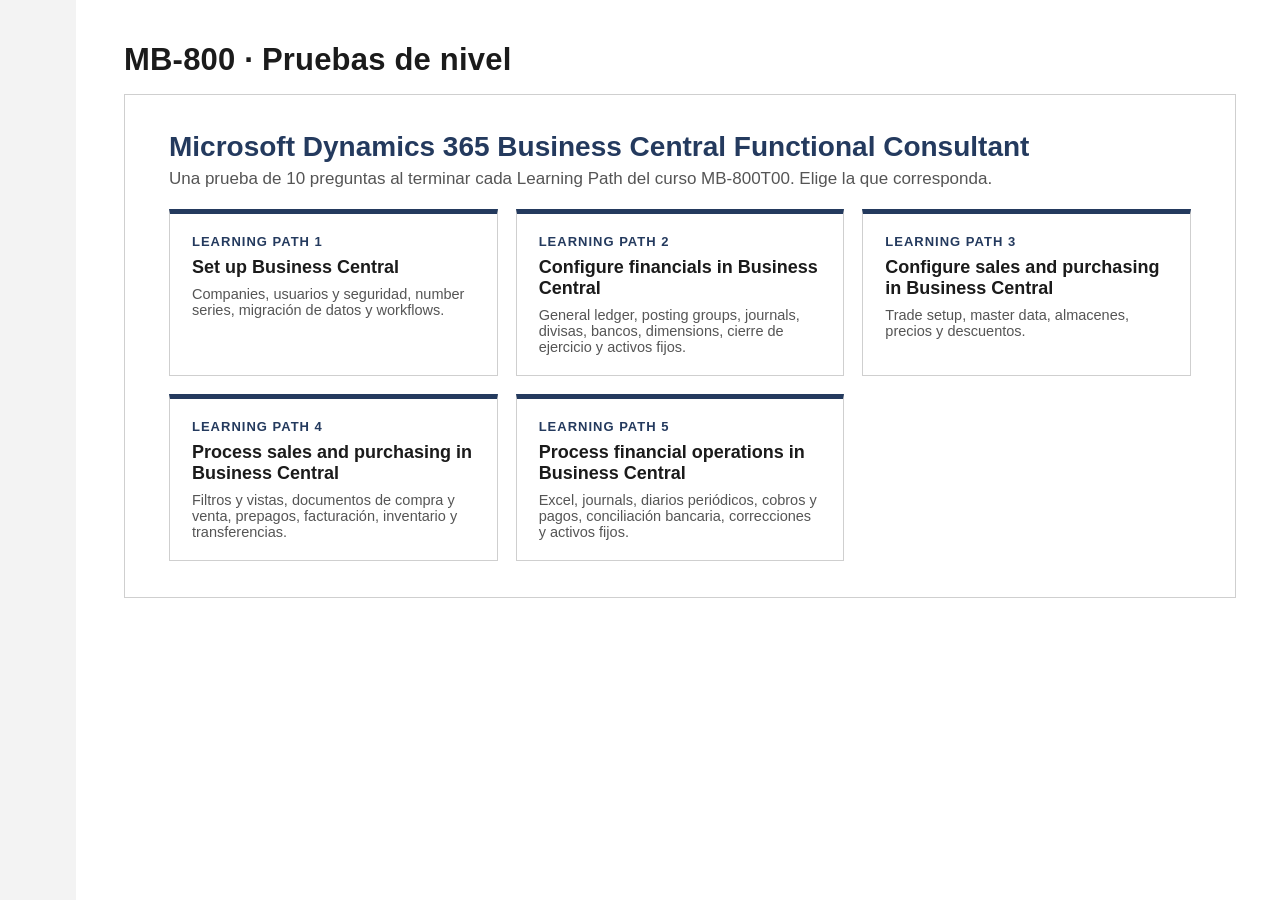
<file: index.html>
<!doctype html>
<html lang="es">
<head>
<meta charset="utf-8">
<meta name="viewport" content="width=device-width,initial-scale=1">
<meta name="robots" content="noindex">
<title>MB-800 · Pruebas de nivel</title>
<link rel="stylesheet" href="assets/exam.css">
</head>
<body>
<nav class="sidebar" aria-hidden="true"></nav>
<main class="app">
  <header class="topbar"><div class="qtitle">MB-800 · Pruebas de nivel</div><div></div><div></div></header>
  <section class="panel">
    <h1>Microsoft Dynamics 365 Business Central Functional Consultant</h1>
    <p style="color:#555;margin:0">Una prueba de 10 preguntas al terminar cada Learning Path del curso MB-800T00. Elige la que corresponda.</p>
    <div class="cards">
      <a class="card" href="exam.html?lp=lp1"><span class="k">LEARNING PATH 1</span><span class="t">Set up Business Central</span><span class="s">Companies, usuarios y seguridad, number series, migración de datos y workflows.</span></a>
      <a class="card" href="exam.html?lp=lp2"><span class="k">LEARNING PATH 2</span><span class="t">Configure financials in Business Central</span><span class="s">General ledger, posting groups, journals, divisas, bancos, dimensions, cierre de ejercicio y activos fijos.</span></a>
      <a class="card" href="exam.html?lp=lp3"><span class="k">LEARNING PATH 3</span><span class="t">Configure sales and purchasing in Business Central</span><span class="s">Trade setup, master data, almacenes, precios y descuentos.</span></a>
      <a class="card" href="exam.html?lp=lp4"><span class="k">LEARNING PATH 4</span><span class="t">Process sales and purchasing in Business Central</span><span class="s">Filtros y vistas, documentos de compra y venta, prepagos, facturación, inventario y transferencias.</span></a>
      <a class="card" href="exam.html?lp=lp5"><span class="k">LEARNING PATH 5</span><span class="t">Process financial operations in Business Central</span><span class="s">Excel, journals, diarios periódicos, cobros y pagos, conciliación bancaria, correcciones y activos fijos.</span></a>
    </div>
  </section>
</main>
</body>
</html>
</file>
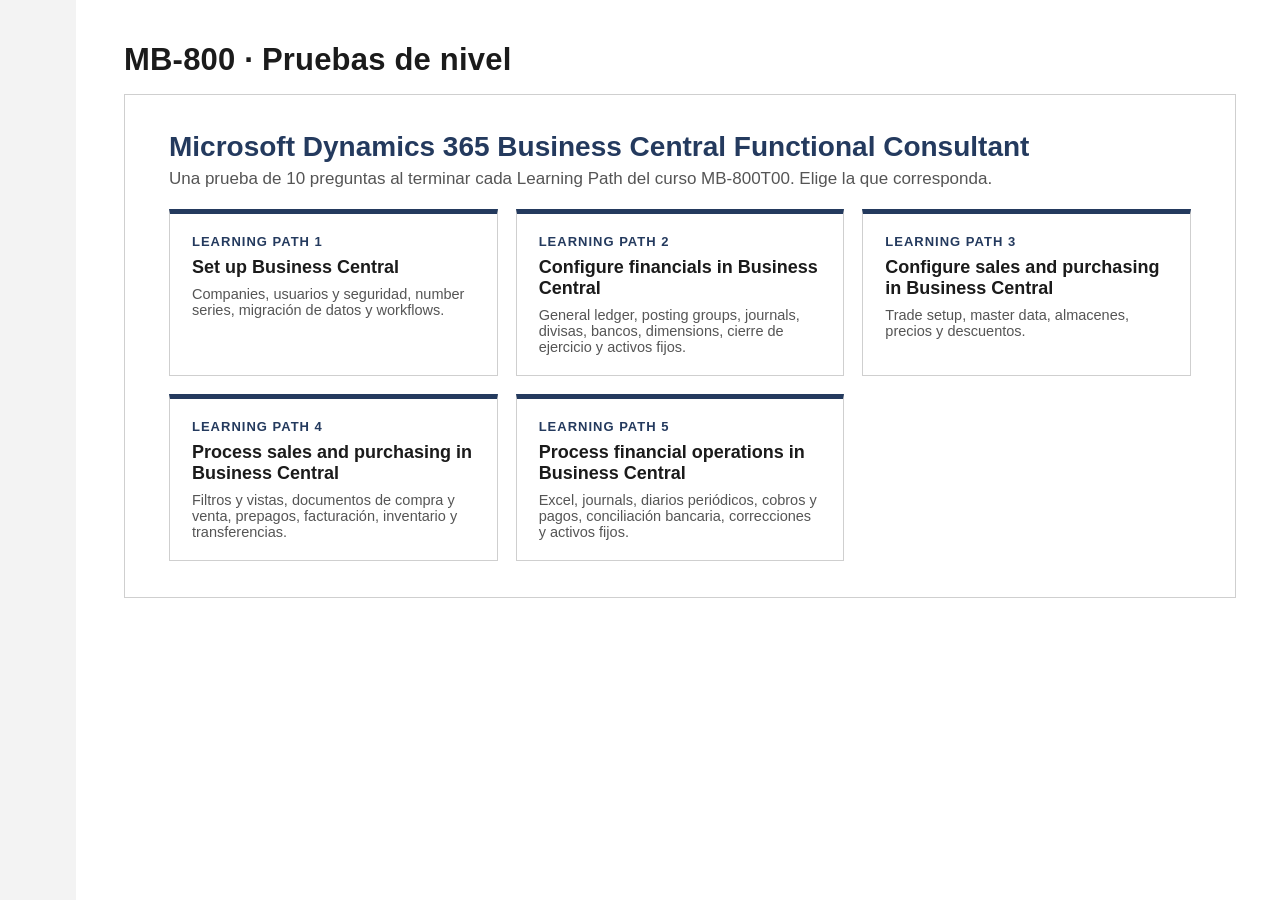
<file: exam.html>
<!doctype html>
<html lang="en">
<head>
<meta charset="utf-8">
<meta name="viewport" content="width=device-width,initial-scale=1">
<meta name="robots" content="noindex">
<title>MB-800 · Prueba de nivel</title>
<link rel="stylesheet" href="assets/exam.css">
</head>
<body>
<div id="app"><p style="padding:40px;font-family:Segoe UI,Arial">Cargando…</p></div>
<script src="assets/config.js"></script>
<script>
(function () {
  var lp = (new URLSearchParams(location.search).get('lp') || '').toLowerCase();
  if (!/^(lp[1-5]|t[1-4]|s[1-4]|cs[1-4]|final)$/.test(lp)) { location.replace('index.html'); return; }
  function add(src, cb) { var s = document.createElement('script'); s.src = src; s.onload = cb; s.onerror = function () { document.getElementById('app').innerHTML = '<p style="padding:40px;color:#c50f1f">No se ha podido cargar ' + src + '</p>'; }; document.body.appendChild(s); }
  var extra = (window.EXAM_CONFIG && window.EXAM_CONFIG.endpoint === 'LOCAL_TEST') ? ['../test/local-grader.js'] : [];
  var chain = ['data/' + lp + '.js'].concat(extra, ['assets/exam.js']);
  (function next(i) { if (i < chain.length) add(chain[i], function () { next(i + 1); }); })(0);
})();
</script>
</body>
</html>
</file>
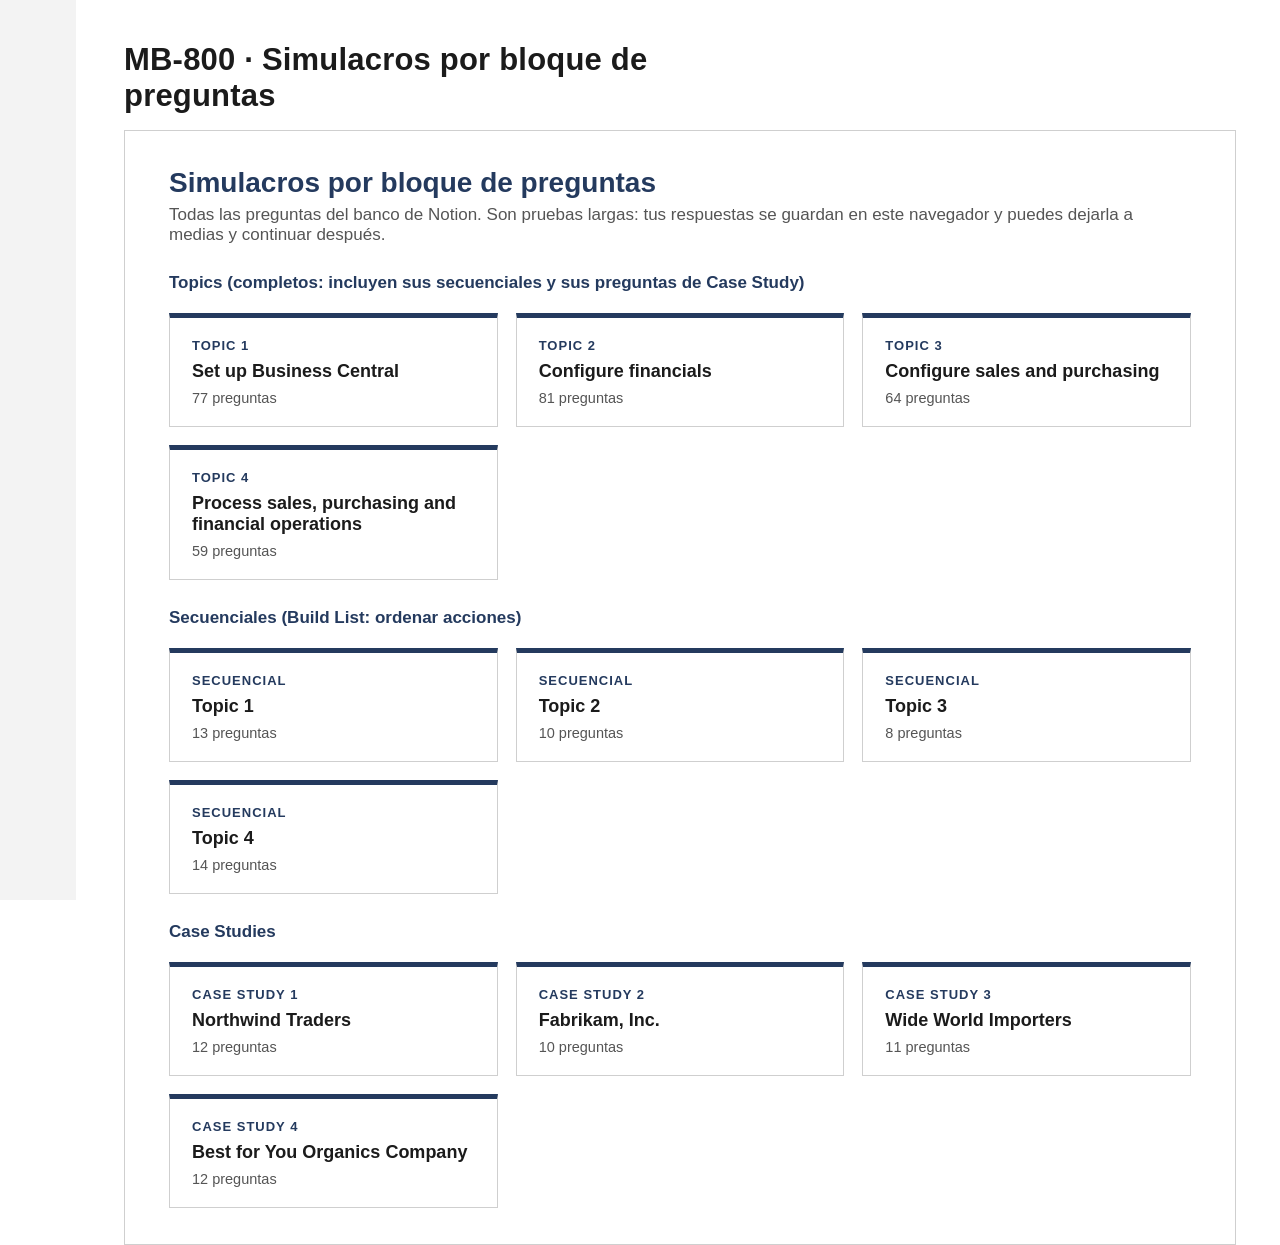
<file: simulacros.html>
<!doctype html>
<html lang="es">
<head>
<meta charset="utf-8">
<meta name="viewport" content="width=device-width,initial-scale=1">
<meta name="robots" content="noindex">
<title>MB-800 · Simulacros</title>
<link rel="stylesheet" href="assets/exam.css">
</head>
<body>
<nav class="sidebar" aria-hidden="true"></nav>
<main class="app">
  <header class="topbar"><div class="qtitle">MB-800 · Simulacros por bloque de preguntas</div><div></div><div></div></header>
  <section class="panel">
    <h1>Simulacros por bloque de preguntas</h1>
    <p style="color:#555;margin:0">Todas las preguntas del banco de Notion. Son pruebas largas: tus respuestas se guardan en este navegador y puedes dejarla a medias y continuar después.</p>
    <h2 class="grp">Topics (completos: incluyen sus secuenciales y sus preguntas de Case Study)</h2>
    <div class="cards">
      <a class="card" href="exam.html?lp=t1"><span class="k">TOPIC 1</span><span class="t">Set up Business Central</span><span class="s">77 preguntas</span></a>
      <a class="card" href="exam.html?lp=t2"><span class="k">TOPIC 2</span><span class="t">Configure financials</span><span class="s">81 preguntas</span></a>
      <a class="card" href="exam.html?lp=t3"><span class="k">TOPIC 3</span><span class="t">Configure sales and purchasing</span><span class="s">64 preguntas</span></a>
      <a class="card" href="exam.html?lp=t4"><span class="k">TOPIC 4</span><span class="t">Process sales, purchasing and financial operations</span><span class="s">59 preguntas</span></a>
    </div>
    <h2 class="grp">Secuenciales (Build List: ordenar acciones)</h2>
    <div class="cards">
      <a class="card" href="exam.html?lp=s1"><span class="k">SECUENCIAL</span><span class="t">Topic 1</span><span class="s">13 preguntas</span></a>
      <a class="card" href="exam.html?lp=s2"><span class="k">SECUENCIAL</span><span class="t">Topic 2</span><span class="s">10 preguntas</span></a>
      <a class="card" href="exam.html?lp=s3"><span class="k">SECUENCIAL</span><span class="t">Topic 3</span><span class="s">8 preguntas</span></a>
      <a class="card" href="exam.html?lp=s4"><span class="k">SECUENCIAL</span><span class="t">Topic 4</span><span class="s">14 preguntas</span></a>
    </div>
    <h2 class="grp">Case Studies</h2>
    <div class="cards">
      <a class="card" href="exam.html?lp=cs1"><span class="k">CASE STUDY 1</span><span class="t">Northwind Traders</span><span class="s">12 preguntas</span></a>
      <a class="card" href="exam.html?lp=cs2"><span class="k">CASE STUDY 2</span><span class="t">Fabrikam, Inc.</span><span class="s">10 preguntas</span></a>
      <a class="card" href="exam.html?lp=cs3"><span class="k">CASE STUDY 3</span><span class="t">Wide World Importers</span><span class="s">11 preguntas</span></a>
      <a class="card" href="exam.html?lp=cs4"><span class="k">CASE STUDY 4</span><span class="t">Best for You Organics Company</span><span class="s">12 preguntas</span></a>
    </div>
  </section>
</main>
</body>
</html>
</file>
<file: assets/exam.css>
:root{
  --navy:#243a5e; --navy-2:#1b2d4a; --grey-bar:#b3b3b3; --side:#f3f3f3; --border:#cfcfcf;
  --text:#1b1b1b; --muted:#555; --pill:#5f5f5f; --ok:#107c10; --ko:#c50f1f; --es-bg:#fff8db; --es-bd:#e8d48a;
  --sel:#dbe7f6; --side-w:76px;
}
*{box-sizing:border-box}
html,body{margin:0;height:100%}
body{font-family:"Segoe UI","Segoe UI Web",Tahoma,Arial,sans-serif;color:var(--text);background:#fff;font-size:17px}
button{font-family:inherit}

/* ---------- Sidebar ---------- */
.sidebar{position:fixed;left:0;top:0;bottom:0;width:var(--side-w);background:var(--side);display:flex;flex-direction:column;align-items:center;padding-top:14px;gap:6px;z-index:5}
.sidebar .sb-btn{width:56px;height:56px;border:0;background:transparent;border-radius:6px;display:flex;align-items:center;justify-content:center;cursor:pointer;color:#222;position:relative}
.sidebar .sb-btn:hover{background:#e3e3e3}
.sidebar .sb-btn.on{background:#dfe6f0;color:var(--navy)}
.sidebar .sb-btn svg{width:30px;height:30px}
.sidebar .sb-btn .sb-tag{position:absolute;bottom:4px;right:4px;font-size:10px;font-weight:700;background:var(--navy);color:#fff;border-radius:3px;padding:0 3px;line-height:14px}
.sidebar hr{width:60px;border:0;border-top:1px solid #c9c9c9;margin:8px 0}

/* ---------- Layout ---------- */
.app{margin-left:var(--side-w);min-height:100%;display:flex;flex-direction:column}
.topbar{display:grid;grid-template-columns:1fr auto 1fr;align-items:start;padding:22px 44px 10px 48px;gap:16px}
.qtitle{font-size:31px;font-weight:700;margin-top:20px;letter-spacing:.2px}
.progress{display:flex;flex-direction:column;align-items:center}
.lbl{font-size:22px;letter-spacing:1px;color:#222;display:flex;align-items:center;gap:12px}
.toggle{width:56px;height:24px;border-radius:12px;background:var(--navy);position:relative;display:inline-block;cursor:pointer;border:0;padding:0}
.toggle::after{content:"";position:absolute;top:5px;right:6px;width:14px;height:14px;border-radius:50%;background:#fff}
.toggle.off{background:#9aa5b5}.toggle.off::after{right:auto;left:6px}
.segs{display:flex;gap:22px;margin-top:10px;align-items:flex-start}
.seg{display:flex;flex-direction:column;gap:6px;font-size:16px;letter-spacing:.4px;color:#333;white-space:nowrap}
.bar{height:14px;border-radius:7px;background:var(--grey-bar);overflow:hidden}
.bar>i{display:block;height:100%;background:var(--navy);border-radius:7px;min-width:14px}
.seg.small .bar{width:36px}
.timer{justify-self:end;text-align:right}
.timer .digits{font-size:36px;color:var(--navy);letter-spacing:2px;margin-top:6px;font-variant-numeric:tabular-nums}
.hidden-val{visibility:hidden}

/* ---------- Question box ---------- */
.qbox{border:1px solid var(--border);margin:6px 44px 0 48px;padding:34px 44px 30px;line-height:1.6}
.qbox p{margin:0 0 18px}
.stem{margin-bottom:22px}
.stem ul{margin:6px 0 6px 0}
.qtype{font-style:italic;font-weight:600;margin-bottom:6px}
.es-block{background:var(--es-bg);border:1px solid var(--es-bd);border-radius:4px;padding:10px 14px;margin:10px 0 18px;font-size:15.5px;color:#3d3416}
.es-block::before{content:"ES · Traducción";display:block;font-size:11.5px;font-weight:700;letter-spacing:.6px;color:#8a6d00;margin-bottom:4px}
.es-inline{display:block;font-size:14.5px;color:#6b5a1a;font-style:italic;margin-top:2px}
table.qtable{border-collapse:collapse;margin:6px 0}
table.qtable th,table.qtable td{border:1px solid #333;padding:2px 12px;text-align:left}
table.qtable th{background:#e6e6e6}
.hint{color:var(--muted);font-size:15px;margin:-6px 0 14px}

/* options */
.opt{display:flex;align-items:flex-start;gap:18px;padding:10px 6px;cursor:pointer;border-radius:4px}
.opt:hover{background:#f5f7fa}
.opt input{position:absolute;opacity:0;pointer-events:none}
.mark{flex:0 0 30px;width:30px;height:30px;border:2px solid #777;border-radius:50%;margin-top:1px;display:flex;align-items:center;justify-content:center;background:#fff}
.opt.sq .mark{border-radius:3px}
.opt.checked .mark{border-color:var(--navy)}
.opt.checked .mark::after{content:"";width:16px;height:16px;border-radius:50%;background:var(--navy)}
.opt.sq.checked .mark::after{border-radius:2px;width:16px;height:16px}
.opt .letter{font-weight:700;min-width:28px}
.opt:focus-visible{outline:2px solid var(--navy)}

/* hotspot */
.answer-area-title{font-weight:600;margin:10px 0 14px}
.hs-row{display:grid;grid-template-columns:minmax(160px,1fr) minmax(220px,2fr);gap:18px;align-items:center;margin:12px 0}
.hs-row .hs-lbl{text-align:right}
.hs-head{font-weight:600}
select.hs{width:100%;font:inherit;font-size:16px;padding:6px 34px 6px 10px;border:1px solid #9c9c9c;border-radius:3px;background:#efefef url("data:image/svg+xml,%3Csvg xmlns='http://www.w3.org/2000/svg' width='14' height='10'%3E%3Cpath d='M0 0h14L7 10z' fill='%23222'/%3E%3C/svg%3E") no-repeat right 10px center;appearance:none;-webkit-appearance:none;cursor:pointer}
select.hs:focus{outline:2px solid var(--navy)}

/* drag & drop + build list */
.dd{display:grid;grid-template-columns:minmax(220px,1fr) 2fr;gap:30px;margin-top:6px}
.dd h4,.bl h4{margin:0 0 10px;font-size:17px}
.tile{border:1px solid #5b7fb1;padding:8px 12px;margin:0 0 10px;background:#fff;cursor:grab;display:flex;gap:10px;align-items:flex-start;user-select:none;line-height:1.35}
.tile .grip{color:#3b5e8f;font-weight:700;letter-spacing:-2px}
.tile.sel{background:var(--sel);border-color:var(--navy);box-shadow:0 0 0 2px var(--navy) inset}
.tile.dragging{opacity:.5}
.dd-table{width:100%;border-collapse:collapse}
.dd-table th{text-align:left;font-weight:600;padding:6px 8px}
.dd-table td{padding:8px;vertical-align:middle}
.drop{min-height:44px;border:1px dashed #6a8bbd;background:#fafcff;padding:8px 10px;cursor:pointer;line-height:1.35}
.drop.filled{border-style:solid;background:#eaf1fb}
.drop.over{background:#dbe7f6}
.drop .ph{color:#8a9bb6;font-size:14px}
.bl{display:grid;grid-template-columns:1fr 70px 1fr 60px;gap:18px;align-items:start}
.bl .list{min-height:220px}
.bl .area{background:#f4f4f4;min-height:260px;padding:12px;border-left:2px solid var(--navy-2)}
.bl .ctrls{display:flex;flex-direction:column;gap:12px;align-items:center;justify-content:center;padding-top:60px}
.circ{width:40px;height:40px;border-radius:50%;border:2px solid #222;background:#fff;display:flex;align-items:center;justify-content:center;cursor:pointer;padding:0}
.circ:disabled{opacity:.35;cursor:default}
.circ svg{width:18px;height:18px}
.dots{display:flex;justify-content:center;gap:9px;margin:18px 0 8px}
.dots i{width:10px;height:10px;border-radius:50%;background:#777}
.sep{border-top:1px solid #999;margin:18px 0 0}
.area .slotnum{font-size:12px;color:#666;margin-right:6px;font-weight:700}

/* case study */
.case{border:1px solid #c7cfdb;background:#f7f9fc;margin-bottom:22px}
.case summary{cursor:pointer;padding:10px 14px;font-weight:600;color:var(--navy);list-style:none}
.case summary::-webkit-details-marker{display:none}
.case summary::before{content:"▸ ";}
.case[open] summary::before{content:"▾ ";}
.case .case-body{padding:2px 18px 12px;font-size:15.5px;max-height:360px;overflow:auto}

/* controls under question */
.qctrl{display:flex;flex-direction:column;gap:20px;margin-top:22px}
.pill{display:inline-flex;align-items:center;gap:10px;background:var(--pill);color:#fff;border:0;border-radius:24px;padding:9px 22px;font-size:17px;cursor:pointer;align-self:flex-start}
.pill:hover{background:#4c4c4c}
.checks{display:flex;gap:36px;flex-wrap:wrap}
.chk{display:flex;align-items:center;gap:12px;cursor:pointer;font-size:17px}
.chk input{width:24px;height:24px;margin:0;accent-color:var(--navy);cursor:pointer}

/* footer nav */
.footer{margin:auto 0 0;padding:34px 44px 24px 48px;display:flex;gap:8px}
.navbtn{width:262px;height:50px;background:var(--navy);color:#fff;border:0;font-size:20px;font-weight:700;display:flex;align-items:center;justify-content:center;position:relative;cursor:pointer}
.navbtn:hover{background:var(--navy-2)}
.navbtn:disabled{opacity:.45;cursor:default}
.navbtn .chev{position:absolute;top:50%;transform:translateY(-50%);font-weight:400;font-size:26px}
.navbtn .chev.l{left:20px}.navbtn .chev.r{right:20px}
.navbtn.alt{background:#fff;color:var(--navy);border:2px solid var(--navy)}

/* welcome / review / results */
.panel{border:1px solid var(--border);margin:6px 44px 0 48px;padding:36px 44px}
.panel h1{font-size:28px;margin:0 0 6px;color:var(--navy)}
.panel h2{font-size:21px;margin:26px 0 10px}
.field{display:flex;flex-direction:column;gap:8px;margin:22px 0;max-width:460px}
.field input{font:inherit;padding:10px 12px;border:1px solid #8a8a8a;border-radius:3px}
.field input:focus{outline:2px solid var(--navy)}
.err{color:var(--ko);font-weight:600}
.rv-table{border-collapse:collapse;width:100%;max-width:900px}
.rv-table th{background:var(--navy);color:#fff;text-align:left;padding:8px 12px;font-weight:600}
.rv-table td{border-bottom:1px solid #ddd;padding:9px 12px}
.rv-table a{color:var(--navy);font-weight:600;cursor:pointer;text-decoration:underline}
.badge{display:inline-block;padding:1px 10px;border-radius:12px;font-size:14px;font-weight:600}
.badge.ok{background:#e3f3e3;color:var(--ok)}.badge.ko{background:#fde7e9;color:var(--ko)}.badge.flag{background:#fff2cc;color:#7a5c00}
.score{display:flex;align-items:baseline;gap:18px;margin:10px 0 6px}
.score .big{font-size:56px;font-weight:700;color:var(--navy)}
.score .pct{font-size:24px;color:#333}
.res{border:1px solid #d6d6d6;border-left:6px solid var(--ok);padding:18px 22px;margin:18px 0;line-height:1.55}
.res.ko{border-left-color:var(--ko)}.res.part{border-left-color:#b25e00}.badge.part{background:#fff1e0;color:#8a4a00}
.res h3{margin:0 0 8px;font-size:18px;display:flex;gap:12px;align-items:center;flex-wrap:wrap}
.res .src{font-size:13px;color:#777;font-weight:400}
.res .ans{display:grid;grid-template-columns:170px 1fr;gap:4px 14px;margin:12px 0;font-size:15.5px}
.res .ans b{color:#333}
.res .expl{background:#f3f6fa;border:1px solid #d7e0ec;padding:12px 14px;border-radius:4px;font-size:15.5px}
.res .note{font-size:14px;color:#7a5c00;margin-top:8px}
.res details.qtext{margin:4px 0 8px;font-size:15px}
.res details.qtext summary{cursor:pointer;color:var(--navy)}
.ans ul,.ans ol{margin:0;padding-left:18px}
.loading{display:flex;align-items:center;gap:14px;font-size:18px}
.spin{width:26px;height:26px;border:3px solid #cfd7e3;border-top-color:var(--navy);border-radius:50%;animation:sp 1s linear infinite}
@keyframes sp{to{transform:rotate(360deg)}}
.modal-bg{position:fixed;inset:0;background:rgba(0,0,0,.35);display:flex;align-items:center;justify-content:center;z-index:50}
.modal{background:#fff;max-width:520px;width:calc(100% - 32px);padding:28px 30px;border-top:6px solid var(--navy)}
.modal h3{margin:0 0 10px}
.modal .row{display:flex;gap:10px;justify-content:flex-end;margin-top:22px}
.modal .row button{min-width:130px;height:42px;font-size:16px;border:0;cursor:pointer;font-weight:600}
.btn-p{background:var(--navy);color:#fff}.btn-s{background:#e6e6e6;color:#222}

/* index */
.cards{display:grid;grid-template-columns:repeat(auto-fill,minmax(280px,1fr));gap:18px;margin-top:20px}
.card{border:1px solid var(--border);padding:20px 22px;text-decoration:none;color:var(--text);display:flex;flex-direction:column;gap:8px;border-top:5px solid var(--navy)}
.card:hover{background:#f6f8fb}
.card .k{font-size:13px;letter-spacing:1px;color:var(--navy);font-weight:700}
.card .t{font-size:18px;font-weight:600}
.card .s{font-size:14.5px;color:#555}

/* high contrast (sun icon) */
body.hc{--navy:#000;--text:#000;--grey-bar:#555;--border:#000;--pill:#000}
body.hc .qbox,body.hc .panel{border-width:2px}

@media (max-width:900px){
  :root{--side-w:52px}
  .sidebar .sb-btn{width:42px;height:42px}.sidebar .sb-btn svg{width:24px;height:24px}
  .topbar{grid-template-columns:1fr;padding:14px 16px 6px;gap:6px}
  .qtitle{margin-top:0;font-size:24px}.progress{align-items:flex-start}.timer{justify-self:start;text-align:left}
  .lbl{font-size:16px}.timer .digits{font-size:26px}.segs{gap:12px;flex-wrap:wrap}.seg{font-size:13px}
  .qbox,.panel{margin:6px 16px 0;padding:20px 16px}
  .dd{grid-template-columns:1fr}.bl{grid-template-columns:1fr}.bl .ctrls{flex-direction:row;padding-top:0}
  .hs-row{grid-template-columns:1fr}.hs-row .hs-lbl{text-align:left}
  .footer{padding:20px 16px;flex-wrap:wrap}.navbtn{width:calc(50% - 4px)}.jumpwrap{margin-left:0;width:100%}
  .res .ans{grid-template-columns:1fr}
}
.panel h2.grp{font-size:17px;margin:28px 0 0;color:var(--navy)}
.pill.reveal{background:#0f6cbd}.pill.reveal:hover{background:#115ea3}.pill:disabled{opacity:.6;cursor:wait}
.field.range{display:block;max-width:none}.field.range input{width:80px;margin:0 4px}
.reveal-box{margin-top:18px;border:1px solid #9fd89f;background:#f1faf1;border-radius:4px;padding:12px 16px;font-size:15.5px}
.reveal-box ul,.reveal-box ol{margin:6px 0 10px}
.reveal-box .expl{background:#fff;border:1px solid #d7e0ec;padding:10px 12px;border-radius:4px;margin-top:6px}
.reveal-box .note{font-size:14px;color:#7a5c00;margin-top:8px}

.jumpwrap{margin-left:auto;display:flex;align-items:center;gap:8px;color:#555;font-size:15px}.jump{font:inherit;padding:8px 10px;border:1px solid #8a8886;border-radius:4px;background:#fff;max-width:260px}
.btn-p[disabled]{opacity:.5;cursor:not-allowed}
</file>
